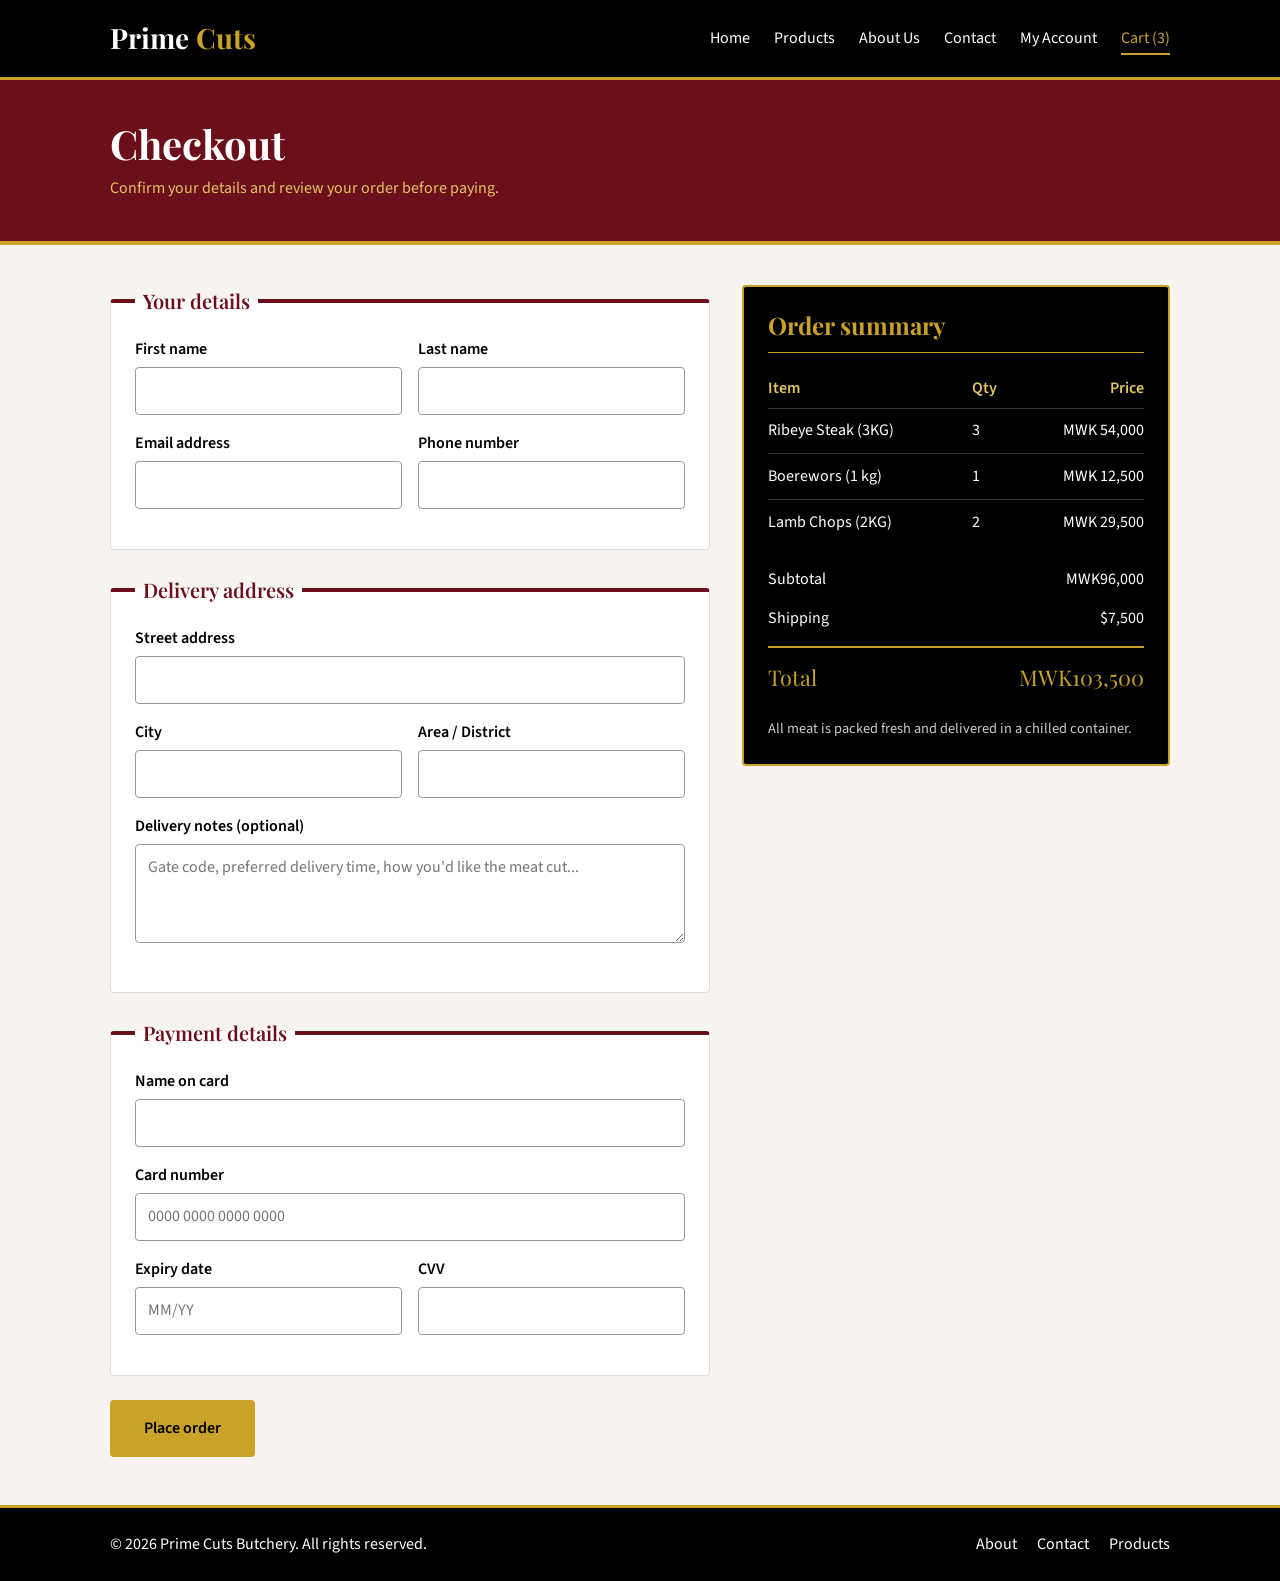
<file: checkout.html>
<!DOCTYPE html>
<html lang="en">
<head>
  <meta charset="UTF-8">
  <meta name="viewport" content="width=device-width, initial-scale=1.0">
  <title>Checkout | Prime Cuts Butchery</title>
  <link rel="preconnect" href="https://fonts.googleapis.com">
  <link rel="preconnect" href="https://fonts.gstatic.com" crossorigin>
  <link href="https://fonts.googleapis.com/css2?family=Playfair+Display:wght@600;700&family=Source+Sans+3:wght@400;600;700&display=swap" rel="stylesheet">
  <link rel="stylesheet" href="styles.css">
</head>
<body>
  <header class="site-header">
    <div class="container header-inner">
      <a href="index.html" class="logo">Prime <span>Cuts</span></a>
      <nav aria-label="Main navigation">
        <ul class="nav-links">
          <li><a href="index.html">Home</a></li>
          <li><a href="products.html">Products</a></li>
          <li><a href="about.html">About Us</a></li>
          <li><a href="contact.html">Contact</a></li>
          <li><a href="my-account.html">My Account</a></li>
          <li><a href="checkout.html" class="active">Cart (3)</a></li>
        </ul>
      </nav>
    </div>
  </header>

  <section class="page-banner">
    <div class="container">
      <h1>Checkout</h1>
      <p>Confirm your details and review your order before paying.</p>
    </div>
  </section>

  <main class="container checkout-layout">
    <form class="checkout-form" action="#" method="post">
      <fieldset>
        <legend>Your details</legend>
        <div class="form-row">
          <div class="field">
            <label for="first-name">First name</label>
            <input type="text" id="first-name" name="first-name" autocomplete="given-name" required>
          </div>
          <div class="field">
            <label for="last-name">Last name</label>
            <input type="text" id="last-name" name="last-name" autocomplete="family-name" required>
          </div>
        </div>
        <div class="form-row">
          <div class="field">
            <label for="email">Email address</label>
            <input type="email" id="email" name="email" autocomplete="email" required>
          </div>
          <div class="field">
            <label for="phone">Phone number</label>
            <input type="tel" id="phone" name="phone" autocomplete="tel" required>
          </div>
        </div>
      </fieldset>

      <fieldset>
        <legend>Delivery address</legend>
        <div class="field">
          <label for="address">Street address</label>
          <input type="text" id="address" name="address" autocomplete="street-address" required>
        </div>
        <div class="form-row">
          <div class="field">
            <label for="city">City</label>
            <input type="text" id="city" name="city" required>
          </div>
          <div class="field">
            <label for="area">Area / District</label>
            <input type="text" id="area" name="area">
          </div>
        </div>
        <div class="field">
          <label for="notes">Delivery notes (optional)</label>
          <textarea id="notes" name="notes" rows="3" placeholder="Gate code, preferred delivery time, how you'd like the meat cut..."></textarea>
        </div>
      </fieldset>

      <fieldset>
        <legend>Payment details</legend>
        <div class="field">
          <label for="card-name">Name on card</label>
          <input type="text" id="card-name" name="card-name" autocomplete="cc-name" required>
        </div>
        <div class="field">
          <label for="card-number">Card number</label>
          <input type="text" id="card-number" name="card-number" inputmode="numeric" placeholder="0000 0000 0000 0000" autocomplete="cc-number" required>
        </div>
        <div class="form-row">
          <div class="field">
            <label for="expiry">Expiry date</label>
            <input type="text" id="expiry" name="expiry" placeholder="MM/YY" autocomplete="cc-exp" required>
          </div>
          <div class="field">
            <label for="cvv">CVV</label>
            <input type="text" id="cvv" name="cvv" inputmode="numeric" maxlength="4" autocomplete="cc-csc" required>
          </div>
        </div>
      </fieldset>

      <button type="submit" class="btn btn-gold">Place order</button>
    </form>

    <aside class="order-summary" aria-label="Order summary">
      <h2>Order summary</h2>
      <table>
        <thead>
          <tr>
            <th scope="col">Item</th>
            <th scope="col">Qty</th>
            <th scope="col" class="num">Price</th>
          </tr>
        </thead>
        <tbody>
          <tr>
            <td>Ribeye Steak (3KG)</td>
            <td>3</td>
            <td class="num">MWK 54,000</td>
          </tr>
          <tr>
            <td>Boerewors (1 kg)</td>
            <td>1</td>
            <td class="num">MWK 12,500</td>
          </tr>
          <tr>
            <td>Lamb Chops (2KG)</td>
            <td>2</td>
            <td class="num">MWK 29,500</td>
          </tr>
        </tbody>
      </table>

      <dl class="totals">
        <div>
          <dt>Subtotal</dt>
          <dd>MWK96,000 </dd>
        </div>
        <div>
          <dt>Shipping</dt>
          <dd>$7,500</dd>
        </div>
        <div class="grand-total">
          <dt>Total</dt>
          <dd>MWK103,500 </dd>
        </div>
      </dl>

      <p class="summary-note">All meat is packed fresh and delivered in a chilled container.</p>
    </aside>
  </main>

  <footer class="site-footer">
    <div class="container footer-inner">
      <p>&copy; 2026 Prime Cuts Butchery. All rights reserved.</p>
      <ul class="footer-links">
        <li><a href="about.html">About</a></li>
        <li><a href="contact.html">Contact</a></li>
        <li><a href="products.html">Products</a></li>
      </ul>
    </div>
  </footer>
</body>
</html>
</file>
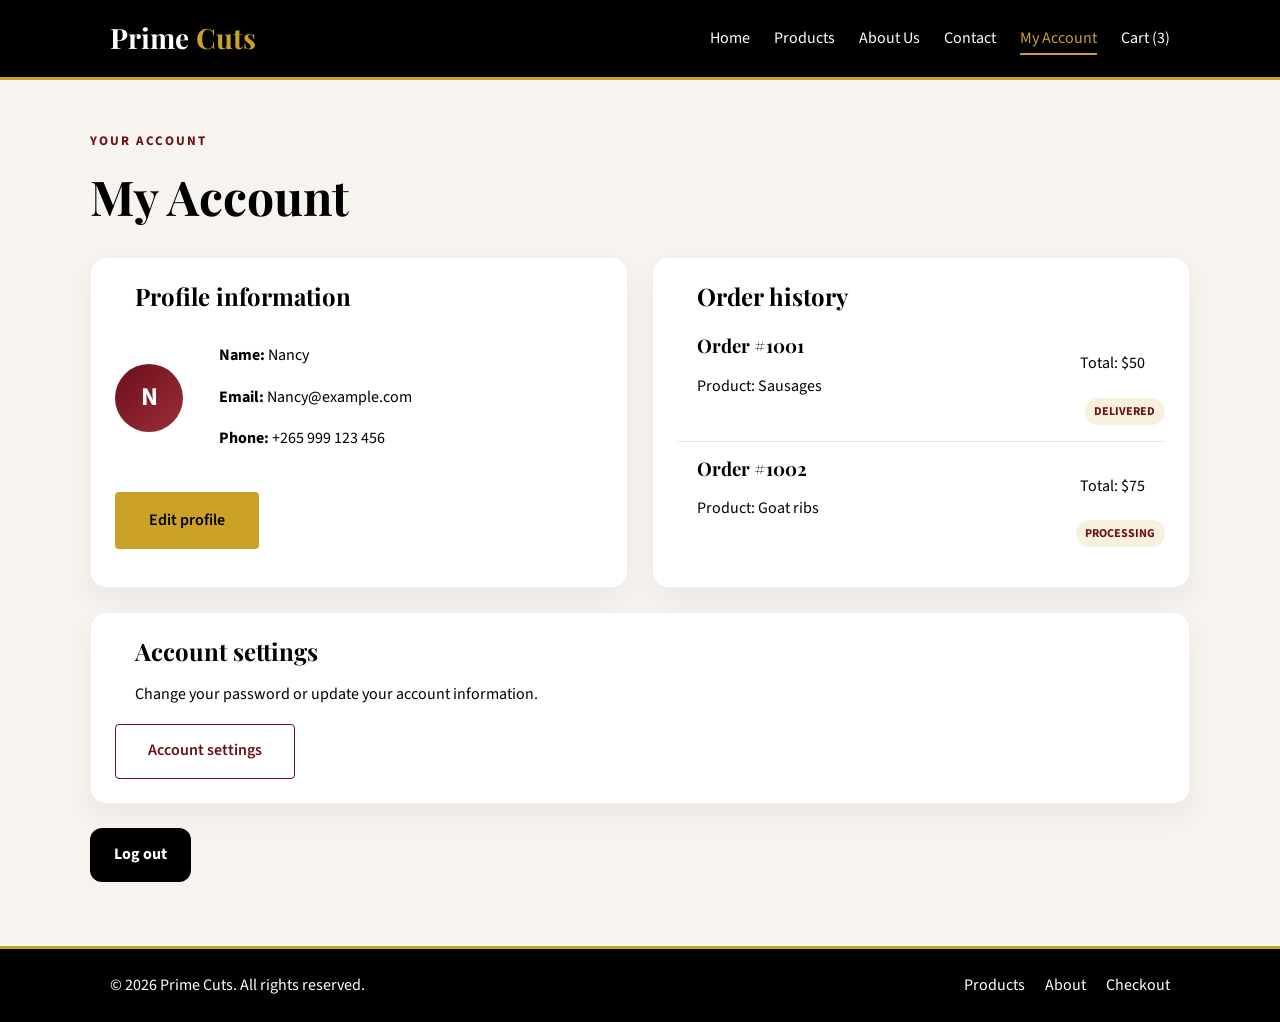
<file: my-account.html>
<!DOCTYPE html>
<html lang="en">
<head>
  <meta charset="UTF-8">
  <meta name="viewport" content="width=device-width, initial-scale=1.0">
  <title>My Account | Prime Cuts</title>
  <link rel="preconnect" href="https://fonts.googleapis.com">
  <link rel="preconnect" href="https://fonts.gstatic.com" crossorigin>
  <link href="https://fonts.googleapis.com/css2?family=Playfair+Display:wght@600;700&family=Source+Sans+3:wght@400;600;700&display=swap" rel="stylesheet">
  <link rel="stylesheet" href="styles.css">
</head>
<body>
  <header class="site-header">
    <div class="container header-inner">
      <a href="index.html" class="logo">Prime <span>Cuts</span></a>
      <nav aria-label="Main navigation">
        <ul class="nav-links">
          <li><a href="index.html">Home</a></li>
          <li><a href="products.html">Products</a></li>
          <li><a href="about.html">About Us</a></li>
          <li><a href="contact.html">Contact</a></li>
          <li><a href="my-account.html" class="active">My Account</a></li>
          <li><a href="checkout.html">Cart (3)</a></li>
        </ul>
      </nav>
    </div>
  </header>

  <main class="container section-block account-shell">
    <div class="section-header account-header">
      <span class="eyebrow dark">Your account</span>
      <h1>My Account</h1>
    </div>

    <div class="account-layout">
      <section class="account-card profile-card">
        <h2>Profile information</h2>
        <div class="profile-meta">
          <div class="profile-avatar">N</div>
          <div>
            <p><strong>Name:</strong> Nancy</p>
            <p><strong>Email:</strong> Nancy@example.com</p>
            <p><strong>Phone:</strong> +265 999 123 456</p>
          </div>
        </div>
        <button class="btn btn-gold">Edit profile</button>
      </section>

      <section class="account-card order-card">
        <h2>Order history</h2>
        <div class="order-item">
          <div>
            <h3>Order #1001</h3>
            <p>Product: Sausages</p>
          </div>
          <div class="order-amount">
            <p>Total: $50</p>
            <span>Delivered</span>
          </div>
        </div>

        <div class="order-item">
          <div>
            <h3>Order #1002</h3>
            <p>Product: Goat ribs</p>
          </div>
          <div class="order-amount">
            <p>Total: $75</p>
            <span>Processing</span>
          </div>
        </div>
      </section>

      <section class="account-card settings-card">
        <h2>Account settings</h2>
        <p>Change your password or update your account information.</p>
        <button class="btn btn-outline-dark">Account settings</button>
      </section>

      <button class="logout-button">Log out</button>
    </div>
  </main>

  <footer class="site-footer">
    <div class="container footer-inner">
      <p>&copy; 2026 Prime Cuts. All rights reserved.</p>
      <ul class="footer-links">
        <li><a href="products.html">Products</a></li>
        <li><a href="about.html">About</a></li>
        <li><a href="checkout.html">Checkout</a></li>
      </ul>
    </div>
  </footer>
</body>
</html>
</file>
<file: styles.css>
/* ==========================================================
   PRIME CUTS BUTCHERY - styles.css
   Colour scheme: Burgundy, Gold, Black, White
   Sections: 1 Design tokens | 2 Base | 3 Layout | 4 Header
             5 Banner | 6 Forms | 7 Order summary | 8 Buttons
             9 Footer | 10 Animations | 11 Responsive
   ========================================================== */

/* ---------- 1. DESIGN TOKENS (consistent design) ---------- */
:root {
  --burgundy: #6b0f1a;
  --burgundy-dark: #4a0a12;
  --gold: #c9a227;
  --gold-light: #e3c564;
  --black: #000000;
  --white: #ffffff;
  --off-white: #f7f3ee;

  --font-heading: "Playfair Display", Georgia, "Times New Roman", serif;
  --font-body: "Source Sans 3", "Segoe UI", Arial, sans-serif;

  --radius: 4px;
  --transition: 0.25s ease;
}

/* ---------- 2. BASE ---------- */
*,
*::before,
*::after {
  box-sizing: border-box;
}

body {
  margin: 0;
  font-family: var(--font-body);
  font-size: 1rem;
  line-height: 1.6;
  color: var(--black);
  background-color: var(--off-white);
}

h1, h2, h3 {
  font-family: var(--font-heading);
  line-height: 1.2;
  margin: 0 0 0.5rem;
}

a {
  color: inherit;
  text-decoration: none;
}

ul {
  list-style: none;
  margin: 0;
  padding: 0;
}

:focus-visible {
  outline: 3px solid var(--gold);
  outline-offset: 2px;
}

/* ---------- 3. LAYOUT ---------- */
.container {
  width: 100%;
  max-width: 1100px;
  margin: 0 auto;
  padding: 0 1.25rem;
}

.checkout-layout {
  display: grid;
  grid-template-columns: 1.4fr 1fr;
  gap: 2rem;
  padding-top: 2.5rem;
  padding-bottom: 3rem;
  align-items: start;
}

/* ---------- 4. HEADER ---------- */
.site-header {
  background-color: var(--black);
  border-bottom: 3px solid var(--gold);
}

.header-inner {
  display: flex;
  align-items: center;
  justify-content: space-between;
  flex-wrap: wrap;
  gap: 0.75rem;
  padding-top: 1rem;
  padding-bottom: 1rem;
}

.logo {
  font-family: var(--font-heading);
  font-size: 1.75rem;
  font-weight: 700;
  color: var(--white);
}

.logo span {
  color: var(--gold);
}

.nav-links {
  display: flex;
  flex-wrap: wrap;
  gap: 1.5rem;
}

.nav-links a {
  color: var(--white);
  padding-bottom: 0.25rem;
  border-bottom: 2px solid transparent;
  transition: color var(--transition), border-color var(--transition);
}

.nav-links a:hover,
.nav-links a.active {
  color: var(--gold);
  border-bottom-color: var(--gold);
}

/* ---------- 5. PAGE BANNER ---------- */
.page-banner {
  background-color: var(--burgundy);
  color: var(--white);
  padding: 2.5rem 0;
  border-bottom: 4px solid var(--gold);
}

.page-banner h1 {
  font-size: 2.5rem;
  color: var(--white);
}

.page-banner p {
  margin: 0;
  color: var(--gold-light);
}

/* ---------- 6. FORMS ---------- */
.checkout-form fieldset {
  background-color: var(--white);
  border: 1px solid #ddd;
  border-top: 4px solid var(--burgundy);
  border-radius: var(--radius);
  padding: 1.25rem 1.5rem 1.5rem;
  margin: 0 0 1.5rem;
}

.checkout-form legend {
  font-family: var(--font-heading);
  font-size: 1.25rem;
  font-weight: 600;
  color: var(--burgundy);
  padding: 0 0.5rem;
}

.form-row {
  display: grid;
  grid-template-columns: 1fr 1fr;
  gap: 1rem;
}

.field {
  margin-bottom: 1rem;
}

.field label {
  display: block;
  font-weight: 600;
  margin-bottom: 0.25rem;
}

.field input,
.field textarea {
  width: 100%;
  padding: 0.65rem 0.75rem;
  font: inherit;
  color: var(--black);
  background-color: var(--white);
  border: 1px solid #999;
  border-radius: var(--radius);
  transition: border-color var(--transition), box-shadow var(--transition);
}

.field input:hover,
.field textarea:hover {
  border-color: var(--burgundy);
}

.field input:focus,
.field textarea:focus {
  outline: none;
  border-color: var(--gold);
  box-shadow: 0 0 0 3px rgba(201, 162, 39, 0.35);
}

/* ---------- 7. ORDER SUMMARY ---------- */
.order-summary {
  position: sticky;
  top: 1.5rem;
  background-color: var(--black);
  color: var(--white);
  border: 2px solid var(--gold);
  border-radius: var(--radius);
  padding: 1.5rem;
}

.order-summary h2 {
  color: var(--gold);
  font-size: 1.5rem;
  padding-bottom: 0.75rem;
  border-bottom: 1px solid var(--gold);
}

.order-summary table {
  width: 100%;
  border-collapse: collapse;
  margin: 1rem 0;
}

.order-summary th {
  text-align: left;
  font-weight: 600;
  color: var(--gold-light);
  padding: 0.4rem 0;
}

.order-summary td {
  padding: 0.6rem 0;
  border-top: 1px solid #333;
}

.order-summary tbody tr {
  transition: background-color var(--transition);
}

.order-summary tbody tr:hover {
  background-color: var(--burgundy-dark);
}

.order-summary .num {
  text-align: right;
}

.totals {
  margin: 0;
}

.totals div {
  display: flex;
  justify-content: space-between;
  padding: 0.4rem 0;
}

.totals dt,
.totals dd {
  margin: 0;
}

.totals .grand-total {
  margin-top: 0.5rem;
  padding-top: 0.75rem;
  border-top: 2px solid var(--gold);
  font-family: var(--font-heading);
  font-size: 1.35rem;
  color: var(--gold);
}

.summary-note {
  margin: 1rem 0 0;
  font-size: 0.9rem;
  color: #ccc;
}

/* ---------- 8. BUTTONS ---------- */
.btn {
  display: inline-block;
  padding: 0.85rem 2rem;
  font: inherit;
  font-weight: 600;
  border: 2px solid transparent;
  border-radius: var(--radius);
  cursor: pointer;
  transition: background-color var(--transition), color var(--transition),
              transform var(--transition), box-shadow var(--transition);
}

.btn-gold {
  background-color: var(--gold);
  color: var(--black);
  border-color: var(--gold);
}

.btn-gold:hover {
  background-color: var(--burgundy);
  color: var(--white);
  border-color: var(--gold);
  transform: translateY(-2px);
  box-shadow: 0 6px 14px rgba(0, 0, 0, 0.25);
}

.btn-gold:active {
  transform: translateY(0);
}

/* ---------- 9. FOOTER ---------- */
.site-footer {
  background-color: var(--black);
  color: var(--white);
  border-top: 3px solid var(--gold);
  padding: 1.5rem 0;
}

.footer-inner {
  display: flex;
  justify-content: space-between;
  align-items: center;
  flex-wrap: wrap;
  gap: 0.75rem;
}

.footer-inner p {
  margin: 0;
}

.footer-links {
  display: flex;
  gap: 1.25rem;
}

.footer-links a {
  transition: color var(--transition);
}

.footer-links a:hover {
  color: var(--gold);
}

/* ---------- 10. ANIMATIONS ---------- */
/* One entrance animation: the order summary slides in on page load */
@keyframes slide-in {
  from {
    opacity: 0;
    transform: translateX(24px);
  }
  to {
    opacity: 1;
    transform: translateX(0);
  }
}

.order-summary {
  animation: slide-in 0.6s ease-out both;
}

/* Respect users who prefer less motion */
@media (prefers-reduced-motion: reduce) {
  *,
  *::before,
  *::after {
    animation: none !important;
    transition: none !important;
  }
}

/* ---------- 11. RESPONSIVE DESIGN ---------- */
/* Tablet */
@media (max-width: 900px) {
  .checkout-layout {
    grid-template-columns: 1fr;
  }

  /* Show the summary first so customers see their order before the form */
  .order-summary {
    order: -1;
    position: static;
  }
}

/* Mobile */
@media (max-width: 600px) {
  .header-inner {
    flex-direction: column;
    align-items: flex-start;
  }

  .nav-links {
    gap: 1rem;
  }

  .page-banner h1 {
    font-size: 2rem;
  }

  .form-row {
    grid-template-columns: 1fr;
    gap: 0;
  }

  .checkout-form fieldset {
    padding: 1rem;
  }

  .btn {
    width: 100%;
  }

  .footer-inner {
    flex-direction: column;
    align-items: flex-start;
  }
}

/* ---------- 12. HOME PAGE STORE FRONT ---------- */
.hero-section {
  background: linear-gradient(135deg, rgba(107, 15, 26, 0.96), rgba(34, 20, 18, 0.86));
  color: var(--white);
  padding: 4rem 0 3rem;
}

.hero-inner {
  display: grid;
  grid-template-columns: 1.1fr 0.9fr;
  gap: 2rem;
  align-items: center;
}

.eyebrow {
  display: inline-block;
  font-size: 0.82rem;
  letter-spacing: 0.12rem;
  text-transform: uppercase;
  font-weight: 700;
  color: var(--gold-light);
  margin-bottom: 1rem;
}

.eyebrow.dark {
  color: var(--burgundy);
}

.hero-copy h1 {
  font-size: clamp(2.5rem, 5vw, 4.3rem);
  margin-bottom: 1rem;
  color: var(--white);
}

.hero-copy p {
  font-size: 1.08rem;
  max-width: 600px;
  color: rgba(255, 255, 255, 0.8);
}

.hero-actions {
  display: flex;
  gap: 1rem;
  flex-wrap: wrap;
  margin: 1.75rem 0;
}

.btn-outline {
  border: 1px solid rgba(255, 255, 255, 0.7);
  color: var(--white);
  background: transparent;
}

.btn-outline:hover {
  background: rgba(255, 255, 255, 0.08);
  transform: translateY(-2px);
}

.btn-outline-dark {
  border: 1px solid var(--burgundy);
  color: var(--burgundy);
  background: transparent;
}

.btn-outline-dark:hover {
  background: rgba(107, 15, 26, 0.06);
}

.mini-stats {
  display: flex;
  flex-wrap: wrap;
  gap: 1rem;
  list-style: none;
  padding: 0;
  margin: 0;
  color: rgba(255, 255, 255, 0.85);
}

.mini-stats li {
  position: relative;
  padding-left: 1rem;
}

.mini-stats li::before {
  content: "•";
  position: absolute;
  left: 0;
  color: var(--gold);
}

.hero-visual {
  position: relative;
  min-height: 500px;
}

.image-card {
  position: absolute;
  overflow: hidden;
  border-radius: 1.2rem;
  box-shadow: 0 18px 40px rgba(0, 0, 0, 0.28);
  border: 4px solid rgba(255, 255, 255, 0.2);
}

.image-card img {
  display: block;
  width: 100%;
  height: 100%;
  object-fit: cover;
}

.primary-card {
  width: 75%;
  height: 420px;
  top: 30px;
  right: 70px;
}

.secondary-card {
  width: 45%;
  height: 230px;
  left: 0;
  bottom: 0;
}

.section-block {
  padding: 4rem 0;
}

.section-header {
  margin-bottom: 2rem;
}

.section-header h2 {
  font-size: clamp(1.8rem, 3vw, 2.8rem);
}

.feature-grid {
  display: grid;
  grid-template-columns: repeat(3, minmax(0, 1fr));
  gap: 1.5rem;
}

.feature-card,
.info-card,
.account-card,
.team-card {
  background: var(--white);
  border: 1px solid rgba(0, 0, 0, 0.06);
  border-radius: 1rem;
  box-shadow: 0 12px 28px rgba(0, 0, 0, 0.05);
}

.feature-card {
  padding: 1.75rem;
}

.icon {
  display: inline-flex;
  align-items: center;
  justify-content: center;
  width: 52px;
  height: 52px;
  border-radius: 50%;
  background: rgba(201, 162, 39, 0.15);
  color: var(--burgundy);
  font-weight: 700;
  margin-bottom: 1rem;
}

.products-showcase {
  background: #f2ebe4;
  padding: 4rem 0;
}

.product-grid {
  display: grid;
  grid-template-columns: repeat(3, minmax(0, 1fr));
  gap: 1.5rem;
}

.product-card {
  background: var(--white);
  border-radius: 1rem;
  overflow: hidden;
  box-shadow: 0 10px 24px rgba(0, 0, 0, 0.08);
}

.product-image {
  height: 220px;
  overflow: hidden;
}

.product-image img {
  width: 100%;
  height: 100%;
  object-fit: cover;
  display: block;
  transition: transform 0.35s ease;
}

.product-card:hover .product-image img {
  transform: scale(1.04);
}

.product-content {
  padding: 1.25rem 1.25rem 1.5rem;
}

.product-content h3 {
  font-size: 1.4rem;
  margin-bottom: 0.5rem;
}

.product-content p {
  color: #4a4a4a;
  margin-bottom: 1rem;
}

.product-meta {
  display: flex;
  justify-content: space-between;
  align-items: center;
  gap: 1rem;
}

.product-meta span {
  font-weight: 700;
  color: var(--burgundy);
}

.product-meta a {
  color: var(--burgundy);
  font-weight: 600;
}

.cta-banner {
  padding: 4rem 0;
  background: var(--black);
  color: var(--white);
}

.cta-inner {
  display: flex;
  justify-content: space-between;
  align-items: center;
  gap: 1rem;
  flex-wrap: wrap;
}

.story-layout {
  display: grid;
  grid-template-columns: 1.1fr 0.9fr;
  gap: 2rem;
  align-items: center;
}

.story-image-card {
  overflow: hidden;
  border-radius: 1rem;
  box-shadow: 0 16px 32px rgba(0, 0, 0, 0.12);
}

.story-image-card img {
  display: block;
  width: 100%;
  height: 420px;
  object-fit: cover;
}

.team-grid {
  display: grid;
  grid-template-columns: repeat(3, minmax(0, 1fr));
  gap: 1.5rem;
}

.team-card {
  overflow: hidden;
}

.team-card img {
  display: block;
  width: 100%;
  height: 260px;
  object-fit: cover;
}

.team-card h3,
.team-card p,
.info-card h3,
.info-card p,
.info-card li,
.account-card h2,
.account-card p,
.account-card h3 {
  padding-left: 1.25rem;
  padding-right: 1.25rem;
}

.team-card h3 {
  margin-top: 1rem;
  margin-bottom: 0.25rem;
}

.job-title {
  font-weight: 700;
  color: var(--burgundy);
}

.values-grid {
  display: grid;
  grid-template-columns: repeat(3, minmax(0, 1fr));
  gap: 1.5rem;
}

.info-card {
  padding: 1.5rem 0;
}

.info-card h3 {
  margin-bottom: 0.75rem;
}

.info-card ul {
  list-style: disc;
  margin-left: 2rem;
  padding-right: 1rem;
}

.account-shell {
  padding-top: 3rem;
  padding-bottom: 4rem;
}

.account-header h1 {
  font-size: clamp(2rem, 4vw, 3rem);
}

.account-layout {
  display: grid;
  grid-template-columns: 1.1fr 1.1fr;
  gap: 1.5rem;
}

.account-card {
  padding: 1.5rem;
}

.profile-meta {
  display: flex;
  align-items: center;
  gap: 1rem;
  margin: 1rem 0 1.5rem;
}

.profile-avatar {
  width: 68px;
  height: 68px;
  border-radius: 50%;
  background: linear-gradient(135deg, var(--burgundy), #9d2e3b);
  color: var(--white);
  display: grid;
  place-items: center;
  font-size: 1.6rem;
  font-weight: 700;
}

.order-item {
  display: flex;
  justify-content: space-between;
  gap: 1rem;
  padding: 1rem 0;
  border-bottom: 1px solid #ece5de;
}

.order-item:last-child {
  border-bottom: none;
}

.order-item h3 {
  margin: 0 0 0.25rem;
}

.order-amount {
  text-align: right;
}

.order-amount span {
  display: inline-block;
  margin-top: 0.3rem;
  padding: 0.25rem 0.6rem;
  border-radius: 999px;
  background: rgba(201, 162, 39, 0.16);
  color: var(--burgundy);
  font-size: 0.75rem;
  font-weight: 700;
  text-transform: uppercase;
}

.settings-card {
  grid-column: 1 / -1;
}

.logout-button {
  grid-column: 1 / -1;
  justify-self: start;
  border: none;
  background: var(--black);
  color: var(--white);
  padding: 0.9rem 1.5rem;
  border-radius: 0.75rem;
  font: inherit;
  font-weight: 700;
  cursor: pointer;
}

.contact-layout {
  display: grid;
  grid-template-columns: 1fr 1fr;
  gap: 2rem;
}

.contact-card {
  background: var(--white);
  border-radius: 1rem;
  padding: 1.75rem;
  box-shadow: 0 12px 22px rgba(0, 0, 0, 0.06);
}

.contact-details {
  display: grid;
  gap: 0.9rem;
}

.contact-details p {
  margin: 0;
}

@media (max-width: 900px) {
  .hero-inner,
  .story-layout,
  .contact-layout,
  .account-layout,
  .feature-grid,
  .team-grid,
  .values-grid,
  .product-grid {
    grid-template-columns: 1fr;
  }

  .hero-visual {
    min-height: 350px;
  }

  .primary-card {
    width: 80%;
    right: 20px;
  }
}

@media (max-width: 600px) {
  .hero-section {
    padding-top: 3rem;
  }

  .image-card {
    position: static;
    width: 100%;
    height: 220px;
    margin-bottom: 1rem;
  }

  .hero-visual {
    min-height: auto;
  }

  .product-meta,
  .cta-inner,
  .footer-inner {
    flex-direction: column;
    align-items: flex-start;
  }

  .nav-links {
    gap: 0.75rem 1rem;
  }
}
</file>
